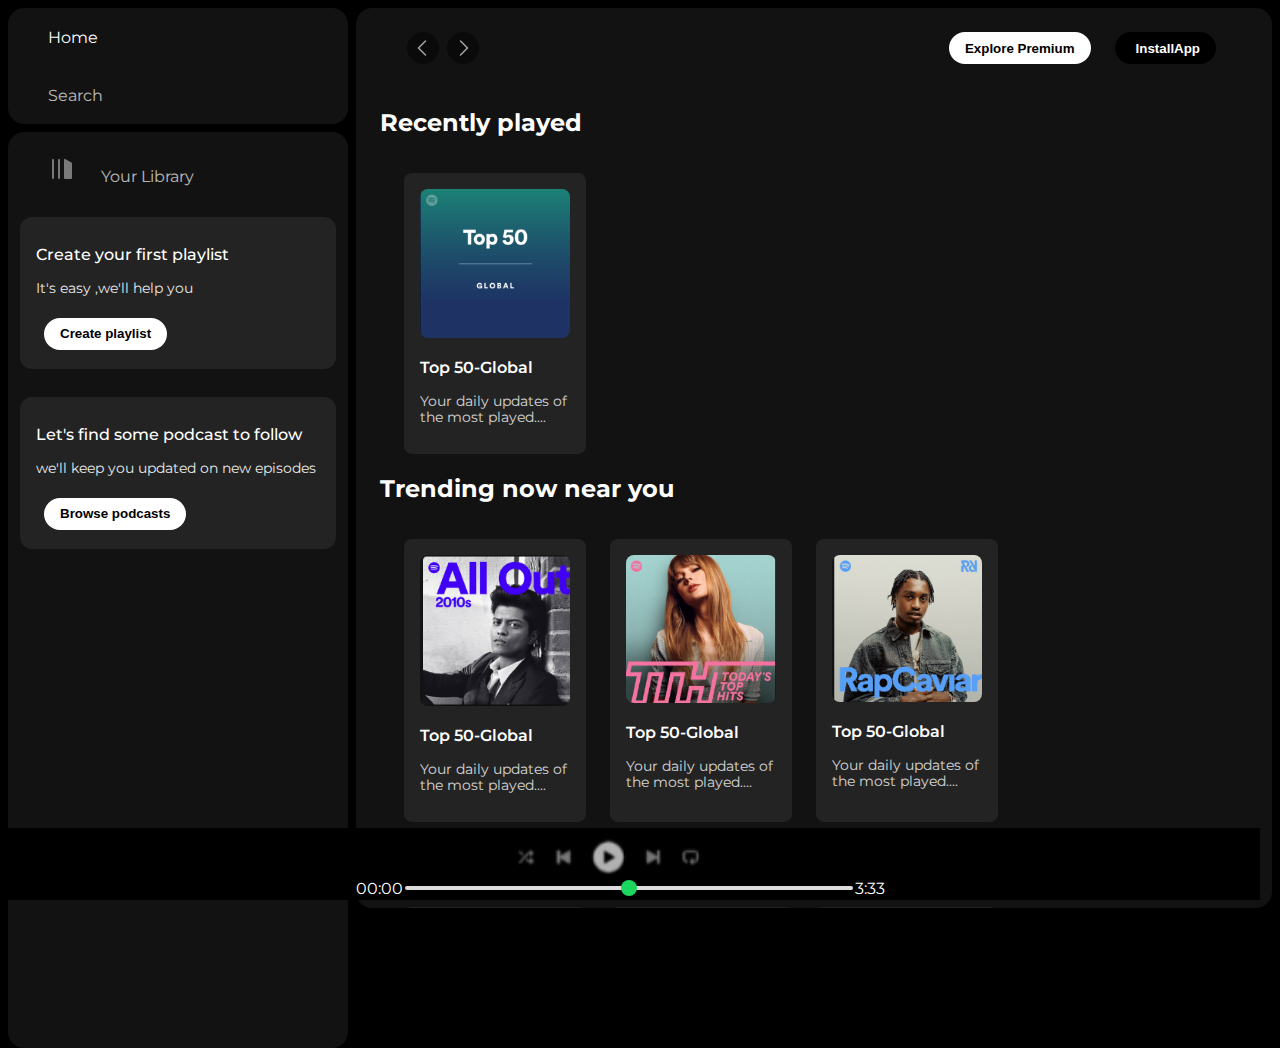
<file: index.html>
<!DOCTYPE html>
<html lang="en">
<head>
    <meta charset="UTF-8">
    <meta name="viewport" content="width=device-width, initial-scale=1.0">
    <link rel="stylesheet" href="https://cdnjs.cloudflare.com/ajax/libs/font-awesome/6.4.0/css/all.min.css" integrity="sha512-iecdLmaskl7CVkqkXNQ/ZH/XLlvWZOJyj7Yy7tcenmpD1ypASozpmT/E0iPtmFIB46ZmdtAc9eNBvH0H/ZpiBw==" crossorigin="anonymous" referrerpolicy="no-referrer" />
    <link rel="icon"href="spotify logo.png">
    <title>Spotify-Web Player:Music for everyone</title>
    <link rel="stylesheet " href="style.css">
    <link rel="preconnect" href="https://fonts.googleapis.com">
<link rel="preconnect" href="https://fonts.gstatic.com" crossorigin>
<link href="https://fonts.googleapis.com/css2?family=Montserrat:ital,wght@0,400;0,500;0,600;0,700;1,300&family=Poppins:ital@1&display=swap" rel="stylesheet">

</head>
<body>
    <div class="main">
        <div class="sidebar">
            <div class="nav">
                <div class="nav-option" style="opacity:1;">
                    <i class="fa-solid fa-house"></i>
                    <a href="#">Home</a>
                </div>
            
                    <div class="nav-option">
                        <i class="fa-solid fa-magnifying-glass"></i>
                        <a href="#">Search</a>
                    </div>
            </div>
            <div class="library">
               <div class="options">
                <div class="lib-option nav-option">
                    <img src="library2.png" >
                    <a href="#">Your Library</a>
                </div>
                <div class="icons">
                    <!-- <i class="fa-solid fa-magnifying-glass"></i> -->
                    <i class="fa-solid fa-plus"></i>
                    <i class="fa-solid fa-arrow-right"></i>
                </div>
               </div>
               <div class="lib-box">
                <div class="box">
                    <p class="box-p1">Create your first playlist</p>
                    <p class="box-p2">It's easy ,we'll help you</p>
                    <button class="badge">Create playlist</button>
                </div>
                <div class="box">
                    <p class="box-p1">Let's find some podcast to follow</p>
                    <p class="box-p2">we'll keep you updated on new episodes</p>
                    <button class="badge">Browse podcasts</button>
                </div>
               </div>
            </div>
        </div>
        <div class="main-content">
            <div class="sticky-nav">
                <div class="sticky-nav-icons"><img src="arrow.png"></div>
                <div class="sticky-nav-options"><button class="badge nav-item hide">Explore Premium</button>
                    <button class="badge nav-item dark-badge"><i class="fa-regular fa-circle-down"style="margin-right:5px;"></i>InstallApp</button>
                    <i class="fa-regular fa-user nav-item"></i></div>
                
            </div>
            <div class="cards">
                <h2>Recently played</h2>
                <div class="cards-container">
                    <div class="card">
                        <img src="card1.png"class="card-img">
                        <p class="card-title">Top 50-Global</p>
                        <p class="card-info">Your daily updates of the most played....</p>
                    </div>
                </div>
                <h2>Trending now near you</h2>
                <div class="cards-container">
                    <div class="card">
                        <img src="card4.png"class="card-img">
                        <p class="card-title">Top 50-Global</p>
                        <p class="card-info">Your daily updates of the most played....</p>
                    </div>
                    <div class="card">
                        <img src="card2.png"class="card-img">
                        <p class="card-title">Top 50-Global</p>
                        <p class="card-info">Your daily updates of the most played....</p>
                    </div>
                    <div class="card">
                        <img src="card3.png"class="card-img">
                        <p class="card-title">Top 50-Global</p>
                        <p class="card-info">Your daily updates of the most played....</p>
                    </div>
                </div>
                <h2>Focus</h2>
                <div class="cards-container">
                    <div class="card">
                        <img src="card5.png"class="card-img">
                        <p class="card-title">Top 50-Global</p>
                        <p class="card-info">Your daily updates of the most played....</p>
                    </div>
                    <div class="card">
                        <img src="card6.png"class="card-img">
                        <p class="card-title">Top 50-Global</p>
                        <p class="card-info">Your daily updates of the most played....</p>
                    
                </div>
                <div class="card">
                    <img src="card10.png"class="card-img">
                    <p class="card-title">Top 50-Global</p>
                    <p class="card-info">Your daily updates of the most played....</p>
                
            </div>
                </div>
                
                <h2>Sound of India</h2>
                <div class="sound-india">
                <div class="card">
                    <img src="card7.png"class="card-img">
                    <p class="card-title">Top 50-Global</p>
                    <p class="card-info">Your daily updates of the most played....</p>
                </div>
                <div class="card">
                    <img src="card8.png"class="card-img">
                    <p class="card-title">Top 50-Global</p>
                    <p class="card-info">Your daily updates of the most played....</p>
                </div>
                <div class="card">
                    <img src="card9.png"class="card-img">
                    <p class="card-title">Top 50-Global</p>
                    <p class="card-info">Your daily updates of the most played....</p>
                </div>
            </div>
            <div class="footer">
                <div class="line"></div>
            </div>
            </div>
        <div class="music-player">
            <div class="album"></div>
            <div class="player">
                <div class="player-controls">
                    <!-- <img src="ek.jpg"class="player-controls-icon">
                    <img src="2.png"class="player-controls-icon">
                    <img src="3.png"class="player-controls-icon">
                    <img src="4.png"class="player-controls-icon">
                    <img src="5.png"class="player-controls-icon"> -->
                    <img src="Screenshot (253).png"class="player-controls-icon">
                </div>
                <div class="playback-bar">
                    <span class="curr-time">00:00</span>
                    <input type="range" min="0" max="100"class="progress-bar"step="1">
                    <span class="tot-time">3:33</span>
                </div>
            </div>
            <div class="controls"></div>
        </div>
    </div>
</body>
</html>
</file>
<file: style.css>
body{
    font-family: 'Montserrat', sans-serif;
margin: 0;
background-color: black;
color:white;
overflow:hidden;
}
.main{
    display: flex;
    height: 100vh;
    padding: 0.5rem;
}
.sidebar{
    
    width:340px;
    border-radius: 1rem;/*16px*/
    background-color: black;
    margin-right: 0.5rem;
}
.main-content{
    background-color:#121212;
    flex:1;
    border-radius: 1rem;
    overflow: auto;
    padding: 0 1.5rem 0 1.5rem;
}
.music-player{
   background-color:black;
   position: fixed;
   bottom:0px;
   width:100%;
   height:72px;
  
}
a{
    text-decoration: none;
    color:white;
}
.nav{
    background-color: #121212;
    border-radius: 1rem;
    display: flex;
    flex-direction: column;
    justify-content: center;
    height: 100px;
    padding: 0.5rem  0.75rem;
}

.nav-option{
    line-height: 2.5rem;
    opacity: 0.7;
    padding:0.5rem 0.75rem;
}
.nav-option:hover{
   
    opacity: 1;
}
    
.nav-option i{
    font-size:1.25rem;
}
.nav-option a{
    font-size: 1rem;
    margin-left:1rem;
}
.library{
    background-color: #121212;
    border-radius: 1rem;
    height:100%;
    margin-top:0.5rem;
    padding:0.5rem 0.75rem;
}
.options{
    display:flex;
    justify-content: space-between;
    align-items: center;
}
.icons{
font-size:1rem;
display:flex;
}
.icons i{
    opacity: 0.7;
    margin-right: 1rem;
}
.icons i:hover{
    opacity: 1;
   
}
.box{
    background-color: #232323;
    height:8rem;
    border-radius:0.75rem;
    margin:0.75rem 0 1.75rem 0;
    padding:0.75rem 1rem;
}
.box-p1{
    font-size: 1rem;
font-weight:500;
}
.box-p2{
    font-size: 0.85rem;
     opacity: 0.9;
}
.badge{
    background-color: #fff;
    border:none;
    border-radius: 100px;
    padding:0.25rem 1rem;
    font-weight: 700;
    margin: 0.5rem;
    height:2rem;
    width:fit-content;
}
.dark-badge{
    background-color: #000;
    color:#fff;
}
.sticky-nav{
    position:sticky;
    top:0;
    background-color: #121212;
    display: flex;
    justify-content: space-between;
    align-items: center;
    padding: 1rem 0 1rem;
    z-index: 10;
}
.sticky-nav-icons {
   margin-left:0.5rem;
}
.sticky-nav-options{
    display:flex;
    justify-content: center;
    align-items: center;
}
/* .sticky-nav-options button{
    margin:2rem;
} */
.nav-item{
    margin-right: 1rem;
}
@media (max-width:1000px){
    .hide
    {display:none;}
    
}
.card{
    background-color: #232323;
    width:150px;
    border-radius: 0.5rem;
    padding: 1rem;
    margin-left:1.5rem;
    margin-top: 1rem;
   
}
.cards-container{
    display: flex;
    flex-wrap: wrap;
}
.card-img{
    width:100%;
    border-radius: 0.5rem;
}
.card-title{
font-weight:600;
}
.card-info{
    font-size: 0.85rem;
    opacity:0.8;
}
.sound-india{
    display: flex;
    flex-wrap: wrap;
}
.footer{
    height:250px;
    display:flex;
    align-items: center;
    justify-content: center;
}
.line{
    width:90%;
    height:50%;
border-top: 1px solid white;
    opacity:0.4
}
.music-player{
    display: flex;
    margin: 0;
    position: absolute;
    left:-20px;
    justify-content: space-between;
    align-items: center;
}
.album{
    width:25%;
    /* background-color: pink; */
}
.player{
    width:50%;
    /* background-color: orange; */
    /* align-items:self-start; */
}
.controls{
    width:25%;
    /* background-color: yellowgreen; */
}
.player-controls{
    display: flex;
    justify-content: center;
    align-items: center;
}
.player-controls-icon{
    height:3rem;
    opacity: 0.7;
}
.player-controls-icon:hover{
    opacity: 1;
}
.progress-bar{
    height:5px;
}
.playback-bar{
    display: flex;
    justify-content: center;
    align-items: center;
}
.progress-bar{
    width: 70%;
    appearance: none;
    background-color: transparent;
    cursor: pointer;
    /* -webkit-slider-thumb:; */
   
}
.progress-bar::-webkit-slider-runnable-track{
    background-color: #ddd;
    border-radius: 100px;
    height:0.25rem;
}
.progress-bar::-webkit-slider-thumb{
    appearance: none;
    height:16px;
    width:16px;
    background-color: #1bd760;
    border-radius: 50%;
    margin-top: -6px;
}
</file>
